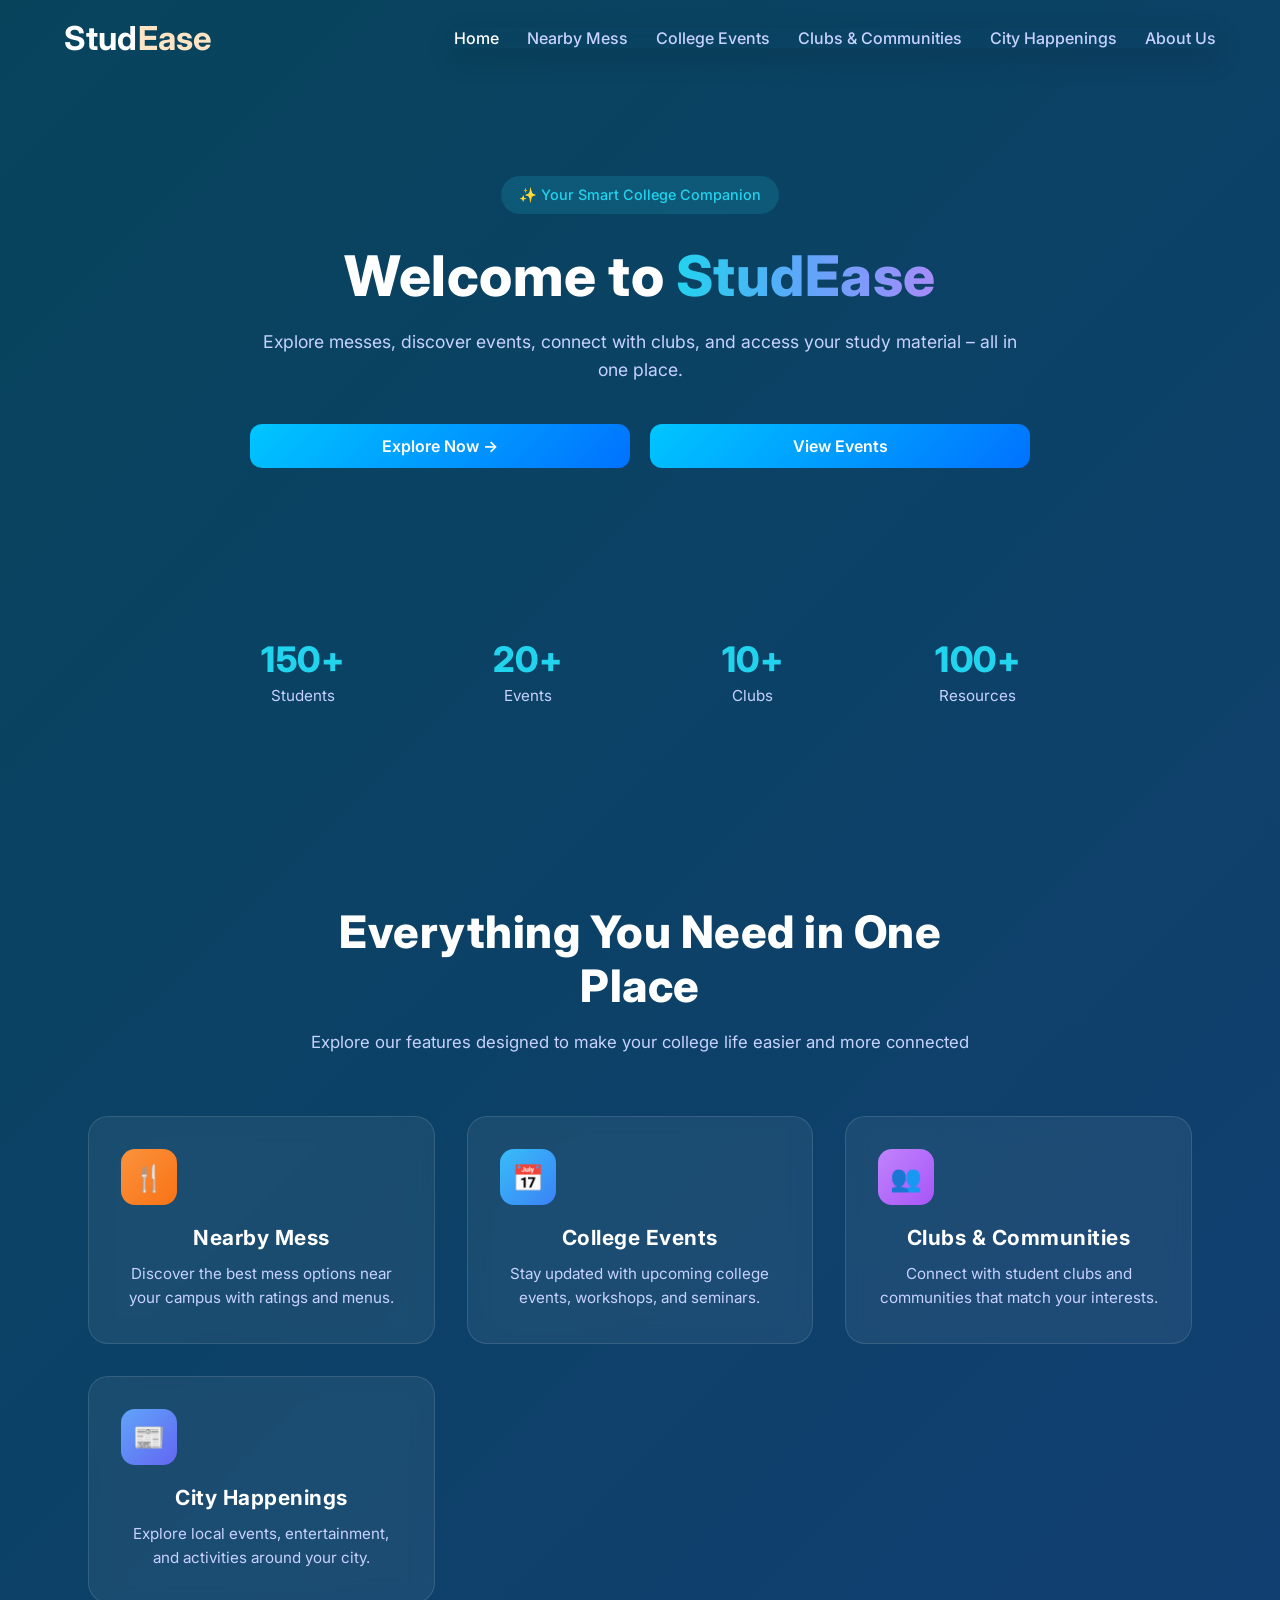
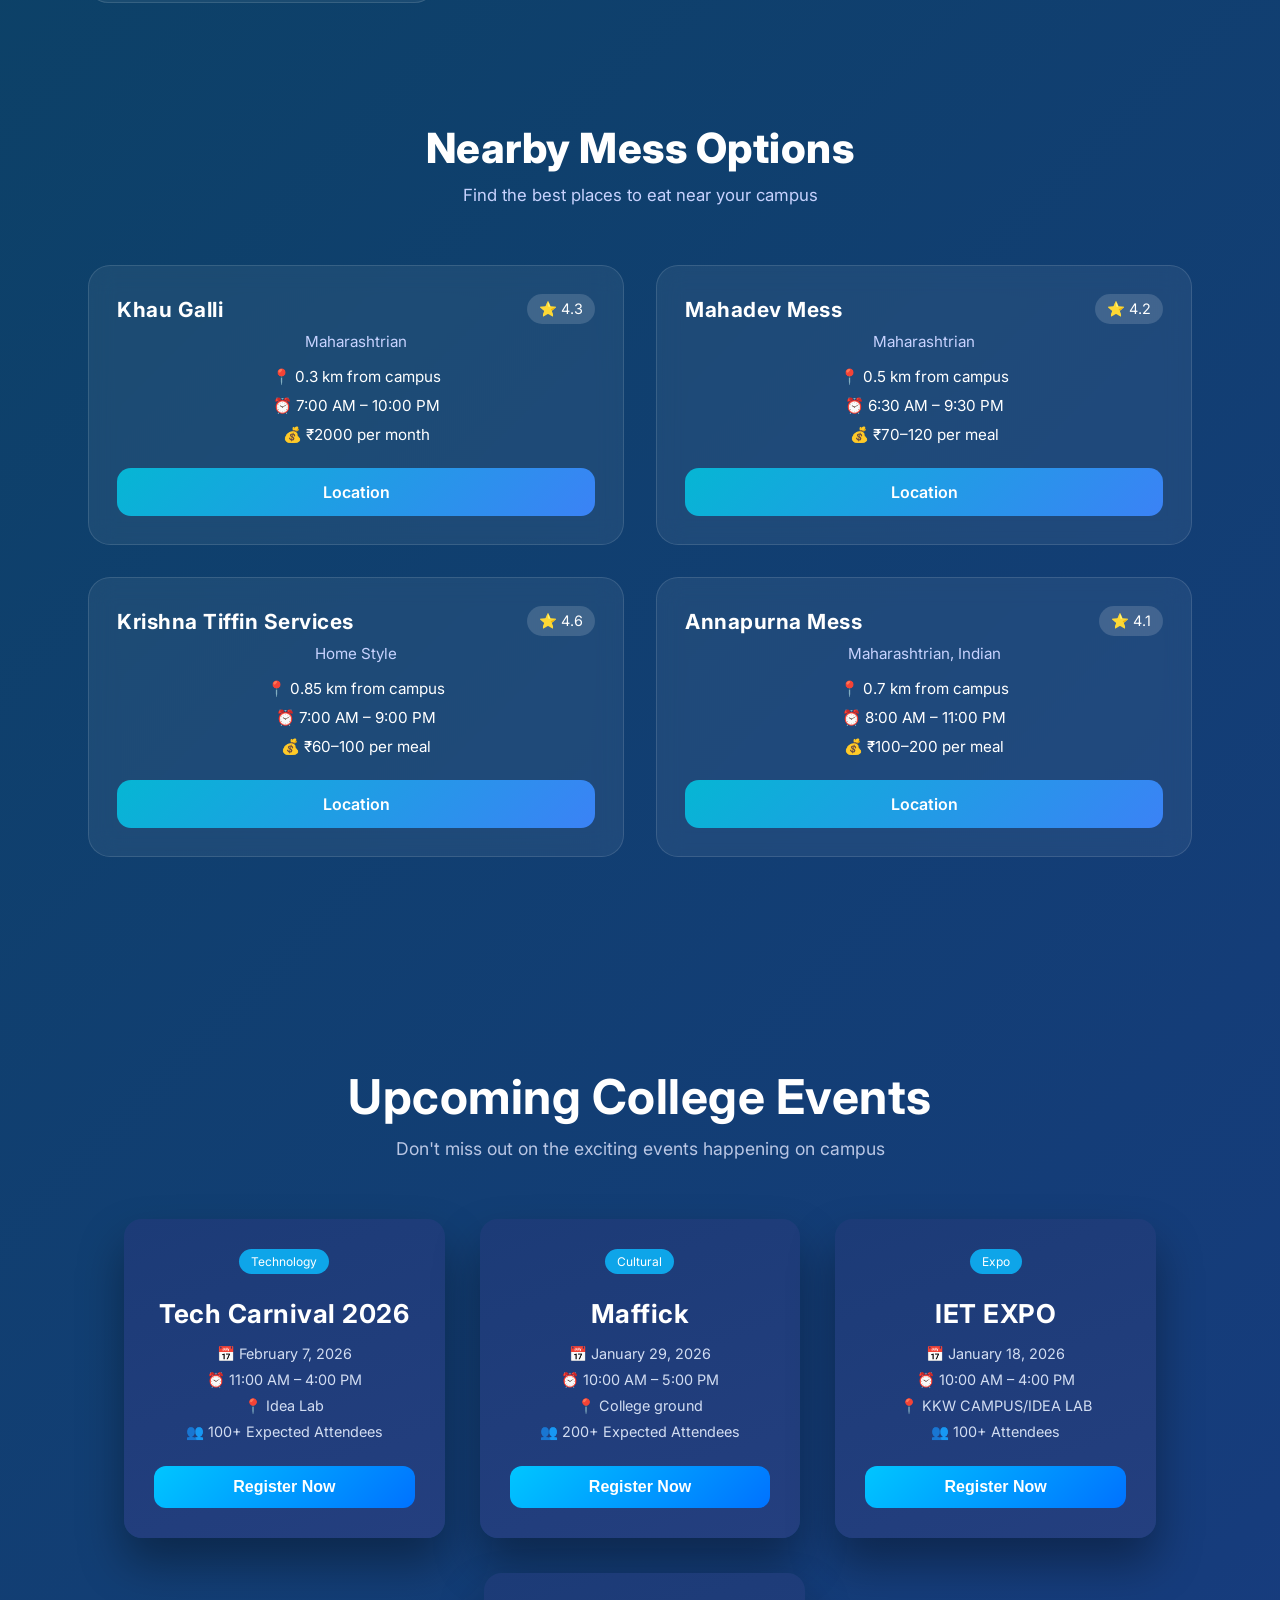
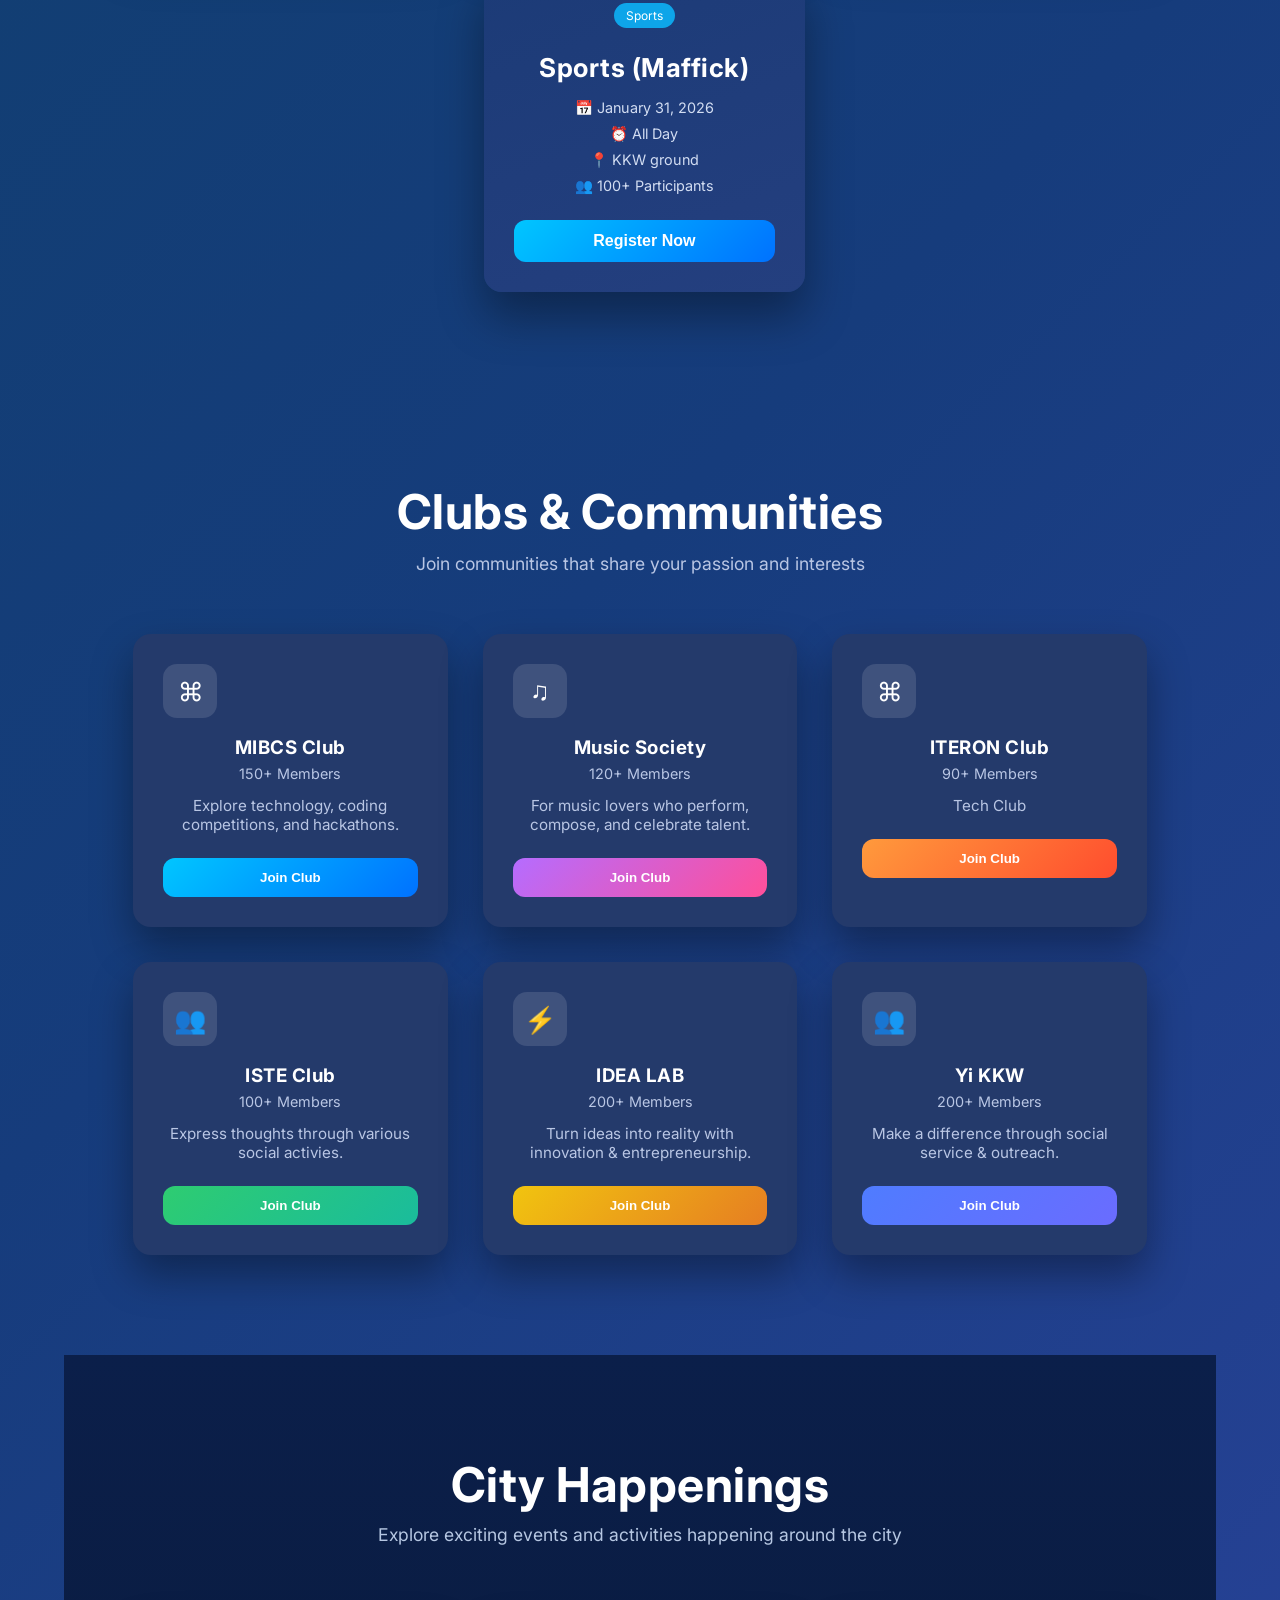
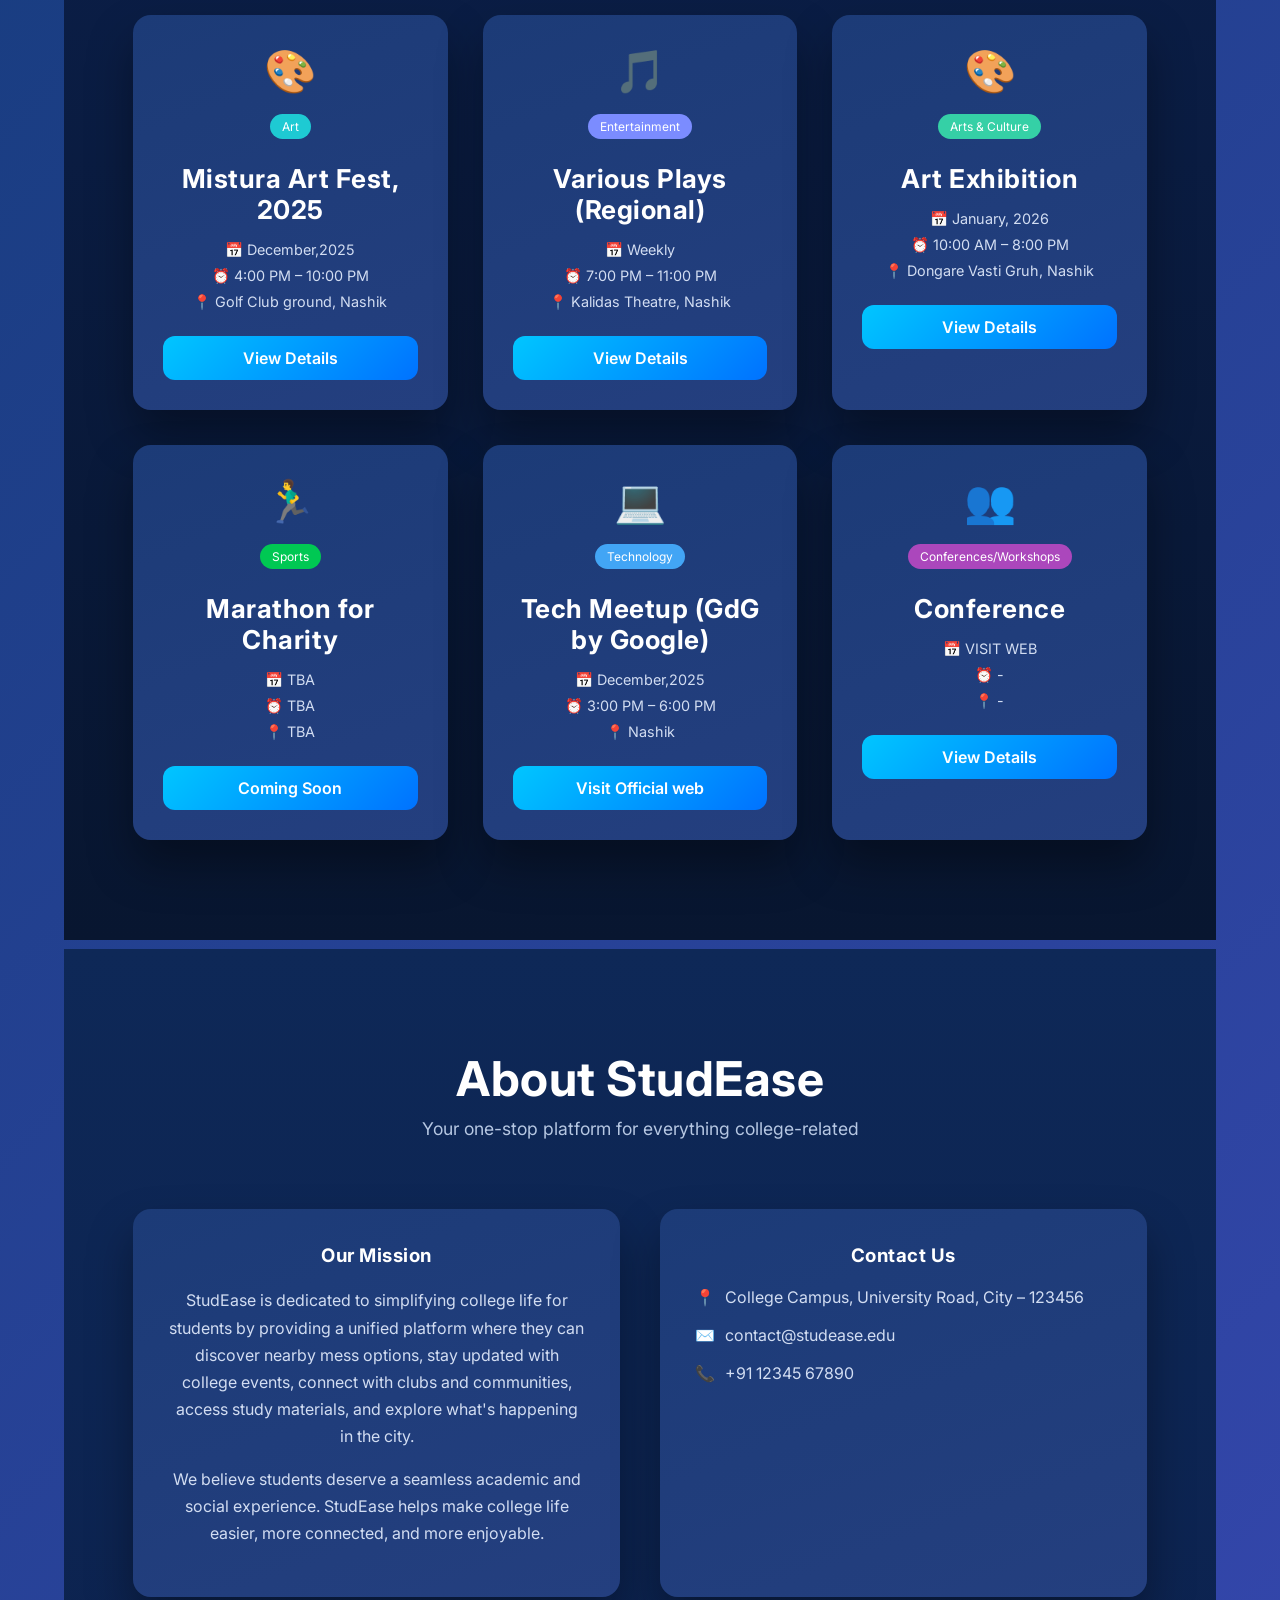
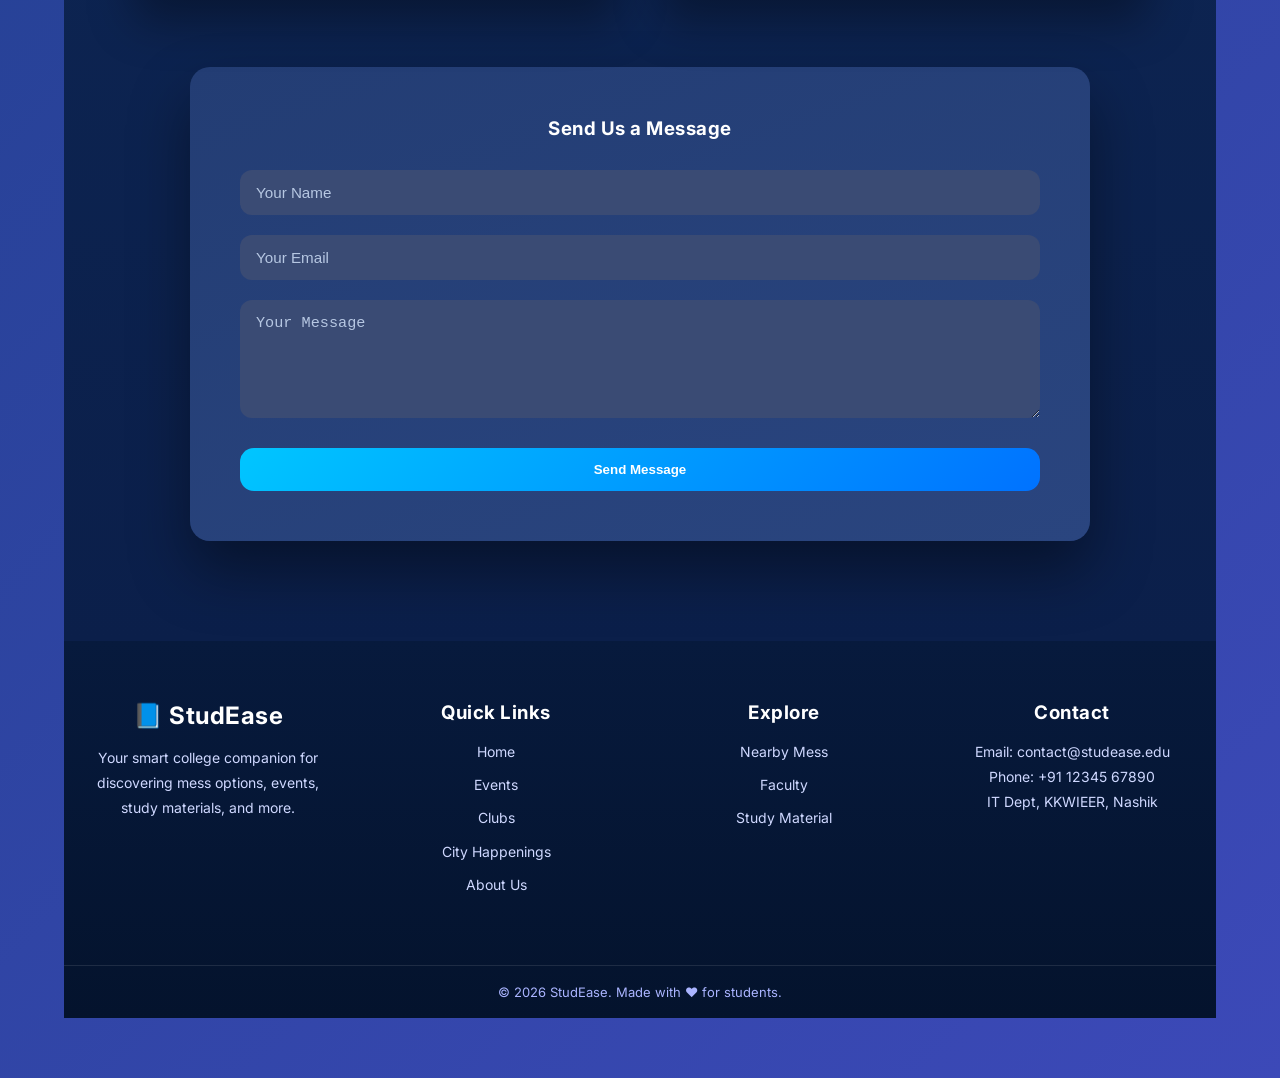
<file: StudEaseproj/index.html>
<!DOCTYPE html>
<html lang="en">
<head>
  <meta charset="UTF-8" />
  <meta name="viewport" content="width=device-width, initial-scale=1.0" />
  <title>StudEase | Home</title>

  <!-- Google Font (closest match to reference) -->
  <link rel="preconnect" href="https://fonts.googleapis.com">
  <link rel="preconnect" href="https://fonts.gstatic.com" crossorigin>
  <link href="https://fonts.googleapis.com/css2?family=Inter:wght@400;500;600;700;800&display=swap" rel="stylesheet">

  <link rel="stylesheet" href="cssse/style4se.css" />
</head>
<body>

  <!-- ================= HEADER / NAVBAR ================= -->
  <header class="navbar">
    <div class="nav-container">

      <!-- Logo -->
      <div class="logo">
        <span>Stud</span><span style="color: bisque;">Ease</span>
      </div>

      <!-- Navigation Links -->
      <nav class="nav-links">
        <a href="index.html" class="active">Home</a>
        <a href="mess.html">Nearby Mess</a>
        <a href="collegeeve.html">College Events</a>
        <a href="collegeclub.html">Clubs & Communities</a>
        <a href="cityhapp.html">City Happenings</a>
        <a href="aboutus.html">About Us</a>
      </nav>

    </div>
  </header>

  <!-- ================= HERO SECTION ================= -->
  <main class="hero">
    <div class="hero-content">

      <!-- Small Badge -->
      <div class="hero-badge">
        ✨ Your Smart College Companion
      </div>

      <!-- Main Heading -->
      <h1>
        Welcome to <span>StudEase</span>
      </h1>

      <!-- Subtitle -->
      <p class="hero-subtitle">
        Explore messes, discover events, connect with clubs, and access your
        study material – all in one place.
      </p>

      <!-- CTA Buttons -->
      <div class="hero-buttons">
        <a href="#" class="btn btn-primary">Explore Now →</a>
        <a href="cityhapp.html" class="btn btn-secondary">View Events</a>
      </div>

    </div>

    <!-- ================= STATS SECTION ================= -->
    <section class="stats">
      <div class="stat">
        <h3>150+</h3>
        <p>Students</p>
      </div>
      <div class="stat">
        <h3>20+</h3>
        <p>Events</p>
      </div>
      <div class="stat">
        <h3>10+</h3>
        <p>Clubs</p>
      </div>
      <div class="stat">
        <h3>100+</h3>
        <p>Resources</p>
      </div>
    </section>
    <!-- ================= FEATURES SECTION ================= -->
<section class="features">

  <div class="features-header">
    <h2>Everything You Need in One Place</h2>
    <p>
      Explore our features designed to make your college life easier
      and more connected
    </p>
  </div>

  <div class="features-grid">

    <!-- Nearby Mess -->
    <div class="feature-card">
      <div class="icon icon-mess">🍴</div>
      <h3>Nearby Mess</h3>
      <p>
        Discover the best mess options near your campus
        with ratings and menus.
      </p>
    </div>

    <!-- College Events -->
    <div class="feature-card">
      <div class="icon icon-events">📅</div>
      <h3>College Events</h3>
      <p>
        Stay updated with upcoming college events,
        workshops, and seminars.
      </p>
    </div>

    <!-- Clubs & Communities -->
    <div class="feature-card">
      <div class="icon icon-clubs">👥</div>
      <h3>Clubs & Communities</h3>
      <p>
        Connect with student clubs and communities
        that match your interests.
      </p>
    </div>

    <!-- City Happenings -->
    <div class="feature-card">
      <div class="icon icon-city">📰</div>
      <h3>City Happenings</h3>
      <p>
        Explore local events, entertainment,
        and activities around your city.
      </p>
    </div>
  
  </div>
</section>
    <!-- ================= MESS SECTION ================= -->
<section class="mess-section">

  <div class="mess-header">
    <h2>Nearby Mess Options</h2>
    <p>Find the best places to eat near your campus</p>
  </div>

  <div class="mess-grid">

    <!-- Mess Card 1 -->
    <div class="mess-card">
      <div class="mess-top">
        <h3>Khau Galli</h3>
        <span class="rating">⭐ 4.3</span>
      </div>
      <p class="mess-type">Maharashtrian</p>

      <ul class="mess-info">
        <li>📍 0.3 km from campus</li>
        <li>⏰ 7:00 AM – 10:00 PM</li>
        <li>💰 ₹2000 per month</li>
      </ul>

      <a href="https://maps.app.goo.gl/6h3LXEjUBDejTc3dA" target="_blank" class="mess-btn">Location</a>
    </div>

    <!-- Mess Card 2 -->
    <div class="mess-card">
      <div class="mess-top">
        <h3>Mahadev Mess</h3>
        <span class="rating">⭐ 4.2</span>
      </div>
      <p class="mess-type">Maharashtrian</p>

      <ul class="mess-info">
        <li>📍 0.5 km from campus</li>
        <li>⏰ 6:30 AM – 9:30 PM</li>
        <li>💰 ₹70–120 per meal</li>
      </ul>

      <a href="https://maps.app.goo.gl/24XSrd4afAZ3b62u7" class="mess-btn" target="_blank">Location</a>
    </div>

    <!-- Mess Card 3 -->
    <div class="mess-card">
      <div class="mess-top">
        <h3>Krishna Tiffin Services</h3>
        <span class="rating">⭐ 4.6</span>
      </div>
      <p class="mess-type">Home Style</p>

      <ul class="mess-info">
        <li>📍 0.85 km from campus</li>
        <li>⏰ 7:00 AM – 9:00 PM</li>
        <li>💰 ₹60–100 per meal</li>
      </ul>

      <a href="https://maps.app.goo.gl/u1dhkuadWNUfmjgY8" class="mess-btn" target="_blank">Location</a>
    </div>

    <!-- Mess Card 4 -->
    <div class="mess-card">
      <div class="mess-top">
        <h3>Annapurna Mess</h3>
        <span class="rating">⭐ 4.1</span>
      </div>
      <p class="mess-type">Maharashtrian, Indian</p>

      <ul class="mess-info">
        <li>📍 0.7 km from campus</li>
        <li>⏰ 8:00 AM – 11:00 PM</li>
        <li>💰 ₹100–200 per meal</li>
      </ul>

      <a href="https://maps.app.goo.gl/qrYJAr8MEGvDNh7p9" class="mess-btn" target="_blank">Location</a>
    </div>     
  </div>
</section>
     
   <section id="college-events" class="events-section">

  <div class="section-header">
    <h2>Upcoming College Events</h2>
    <p>Don't miss out on the exciting events happening on campus</p>
  </div>

  <div class="events-grid">

    <!-- EVENT CARD 1 -->
    <article class="event-card tech">
      <span class="tag">Technology</span>
      <h3>Tech Carnival 2026</h3>

      <ul class="event-info">
        <li>📅 February 7, 2026</li>
        <li>⏰ 11:00 AM – 4:00 PM</li>
        <li>📍 Idea Lab</li>
        <li>👥 100+ Expected Attendees</li>
      </ul>

      <button class="btn tech-btn">Register Now</button>
    </article>

    <!-- EVENT CARD 2 -->
    <article class="event-card cultural">
      <span class="tag">Cultural</span>
      <h3>Maffick</h3>

      <ul class="event-info">
        <li>📅 January 29, 2026</li>
        <li>⏰ 10:00 AM – 5:00 PM</li>
        <li>📍 College ground</li>
        <li>👥 200+ Expected Attendees</li>
      </ul>

      <button class="btn cultural-btn">Register Now</button>
    </article>

    <!-- EVENT CARD 3 -->
    <article class="event-card career">
      <span class="tag">Expo</span>
      <h3>IET EXPO</h3>

      <ul class="event-info">
        <li>📅 January 18, 2026</li>
        <li>⏰ 10:00 AM – 4:00 PM</li>
        <li>📍 KKW CAMPUS/IDEA LAB</li>
        <li>👥 100+ Attendees</li>
      </ul>

      <button class="btn career-btn">Register Now</button>
    </article>

    <!-- EVENT CARD 4 -->
    <article class="event-card sports">
      <span class="tag">Sports</span>
      <h3>Sports (Maffick)</h3>

      <ul class="event-info">
        <li>📅 January 31, 2026</li>
        <li>⏰ All Day</li>
        <li>📍 KKW ground</li>
        <li>👥 100+ Participants</li>
      </ul>

      <button class="btn sports-btn">Register Now</button>
    </article>

  </div>
</section>
<section id="clubs" class="clubs-section">
  <div class="section-header">
    <h2>Clubs & Communities</h2>
    <p>Join communities that share your passion and interests</p>
  </div>

  <div class="clubs-grid">

    <article class="club-card blue">
      <div class="club-icon">⌘</div>
      <h3>MIBCS Club</h3>
      <span class="members">150+ Members</span>
      <p>Explore technology, coding competitions, and hackathons.</p>
      <button>Join Club</button>
    </article>

    <article class="club-card pink">
      <div class="club-icon">♫</div>
      <h3>Music Society</h3>
      <span class="members">120+ Members</span>
      <p>For music lovers who perform, compose, and celebrate talent.</p>
      <button>Join Club</button>
    </article>

    <article class="club-card orange">
      <div class="club-icon">⌘</div>
      <h3>ITERON Club</h3>
      <span class="members">90+ Members</span>
      <p>Tech Club</p>
      <button>Join Club</button>
    </article>

    <article class="club-card green">
      <div class="club-icon">👥</div>
      <h3>ISTE Club</h3>
      <span class="members">100+ Members</span>
      <p>Express thoughts through various social activies.</p>
      <button>Join Club</button>
    </article>

    <article class="club-card yellow">
      <div class="club-icon">⚡</div>
      <h3>IDEA LAB </h3>
      <span class="members">200+ Members</span>
      <p>Turn ideas into reality with innovation & entrepreneurship.</p>
      <button>Join Club</button>
    </article>

    <article class="club-card purple">
      <div class="club-icon">👥</div>
      <h3>Yi KKW</h3>
      <span class="members">200+ Members</span>
      <p>Make a difference through social service & outreach.</p>
      <button>Join Club</button>
    </article>

  </div>
</section>

<!--City happenings-->

<section id="city-happenings" class="city-section">
  <div class="city-header">
    <h2>City Happenings</h2>
    <p>Explore exciting events and activities happening around the city</p>
  </div>

  <div class="city-grid">

    <article class="event-card">
      <div class="event-icon">🎨</div>
      <span class="tag food">Art</span>
      <h3>Mistura Art Fest, 2025</h3>
      <ul>
        <li>📅 December,2025</li>
        <li>⏰ 4:00 PM – 10:00 PM</li>
        <li>📍 Golf Club ground, Nashik</li>
      </ul>
      <a href="https://in.bookmyshow.com/explore/home/nashik" class="btn" target="_blank">View Details</a>
    </article>

    <article class="event-card">
      <div class="event-icon">🎵</div>
      <span class="tag entertainment">Entertainment</span>
      <h3>Various Plays (Regional)</h3>
      <ul>
        <li>📅 Weekly</li>
        <li>⏰ 7:00 PM – 11:00 PM</li>
        <li>📍 Kalidas Theatre, Nashik</li>
      </ul>
      <a href="https://in.bookmyshow.com/explore/home/nashik" class="btn" target="_blank">View Details</a>
    </article>

    <article class="event-card">
      <div class="event-icon">🎨</div>
      <span class="tag arts">Arts & Culture</span>
      <h3>Art Exhibition</h3>
      <ul>
        <li>📅 January, 2026</li>
        <li>⏰ 10:00 AM – 8:00 PM</li>
        <li>📍 Dongare Vasti Gruh, Nashik</li>
      </ul>
      <a href="https://in.bookmyshow.com/explore/home/nashik" class="btn" target="_blank">View Details</a>
    </article>

    <article class="event-card">
      <div class="event-icon">🏃‍♂️</div>
      <span class="tag sportss">Sports</span>
      <h3>Marathon for Charity</h3>
      <ul>
        <li>📅 TBA</li>
        <li>⏰ TBA</li>
        <li>📍 TBA</li>
      </ul>
      <a href="#" class="btn">Coming Soon</a>
    </article>

    <article class="event-card">
      <div class="event-icon">💻</div>
      <span class="tag techh">Technology</span>
      <h3>Tech Meetup (GdG by Google)</h3>
      <ul>
        <li>📅 December,2025</li>
        <li>⏰ 3:00 PM – 6:00 PM</li>
        <li>📍 Nashik</li>
      </ul>
      <a href="#" class="btn">Visit Official web</a>
    </article>

    <article class="event-card">
      <div class="event-icon">👥</div>
      <span class="tag literature">Conferences/Workshops</span>
      <h3>Conference</h3>
      <ul>
        <li>📅 VISIT WEB</li>
        <li>⏰ -</li>
        <li>📍 -</li>
      </ul>
      <a href="https://in.bookmyshow.com/explore/workshops-nashik?referrerBase=" class="btn" target="_blank">View Details</a>
    </article>

  </div>
</section>

<section id="about" class="about-section">

  <div class="about-header">
    <h2>About StudEase</h2>
    <p>Your one-stop platform for everything college-related</p>
  </div>

  <div class="about-top">

    <div class="about-card">
      <h3>Our Mission</h3>
      <p>
        StudEase is dedicated to simplifying college life for students by
        providing a unified platform where they can discover nearby mess
        options, stay updated with college events, connect with clubs and
        communities, access study materials, and explore what's happening
        in the city.
      </p>

      <p>
        We believe students deserve a seamless academic and social
        experience. StudEase helps make college life easier, more connected,
        and more enjoyable.
      </p>
    </div>

    <div class="about-card">
      <h3>Contact Us</h3>

      <div class="contact-item">
        📍 <span>College Campus, University Road, City – 123456</span>
      </div>

      <div class="contact-item">
        ✉️ <span>contact@studease.edu</span>
      </div>

      <div class="contact-item">
        📞 <span>+91 12345 67890</span>
      </div>
    </div>

  </div>

  <div class="contact-form">
    <h3>Send Us a Message</h3>

    <form>
      <input type="text" placeholder="Your Name" required>
      <input type="email" placeholder="Your Email" required>
      <textarea rows="5" placeholder="Your Message"></textarea>
      <button type="submit">Send Message</button>
    </form>
  </div>

</section>
<!-- 
<footer class="footer">
  <div class="footer-container">

    <div class="footer-section">
      <h3>My College</h3>
      <p>
        Autonomous Institute<br>
        City, State – 4110XX
      </p>
    </div>

    <div class="footer-section">
      <h3>Quick Links</h3>
      <ul>
        <li><a href="index.html">Home</a></li>
        <li><a href="events.html">Events</a></li>
        <li><a href="#">Departments</a></li>
        <li><a href="#">Contact</a></li>
      </ul>
    </div>

    <div class="footer-section">
      <h3>Contact</h3>
      <p>Email: info@mycollege.edu</p>
      <p>Phone: +91 98765 43210</p>
    </div>

  </div>

  <div class="footer-bottom">
    © 2026 My College. All Rights Reserved.
  </div>
</footer>
-->


<footer class="footer">
  <div class="footer-container">

    <div class="footer-brand">
      <h2>📘 StudEase</h2>
      <p>
        Your smart college companion for discovering mess options,
        events, study materials, and more.
      </p>
    </div>

    <div class="footer-links">
      <h3>Quick Links</h3>
      <a href="#">Home</a>
      <a href="#">Events</a>
      <a href="#">Clubs</a>
      <a href="#">City Happenings</a>
      <a href="#">About Us</a>
    </div>

    <div class="footer-links">
      <h3>Explore</h3>
      <a href="#">Nearby Mess</a>
      <a href="#">Faculty</a>
      <a href="#">Study Material</a>
    </div>

    <div class="footer-contact">
      <h3>Contact</h3>
      <p>Email: contact@studease.edu</p>
      <p>Phone: +91 12345 67890</p>
      <p>IT Dept, KKWIEER, Nashik</p>
    </div>

  </div>

  <div class="footer-bottom">
    © 2026 StudEase. Made with ❤️ for students.
  </div>
</footer>




  </main>

</body>
</html>
</file>
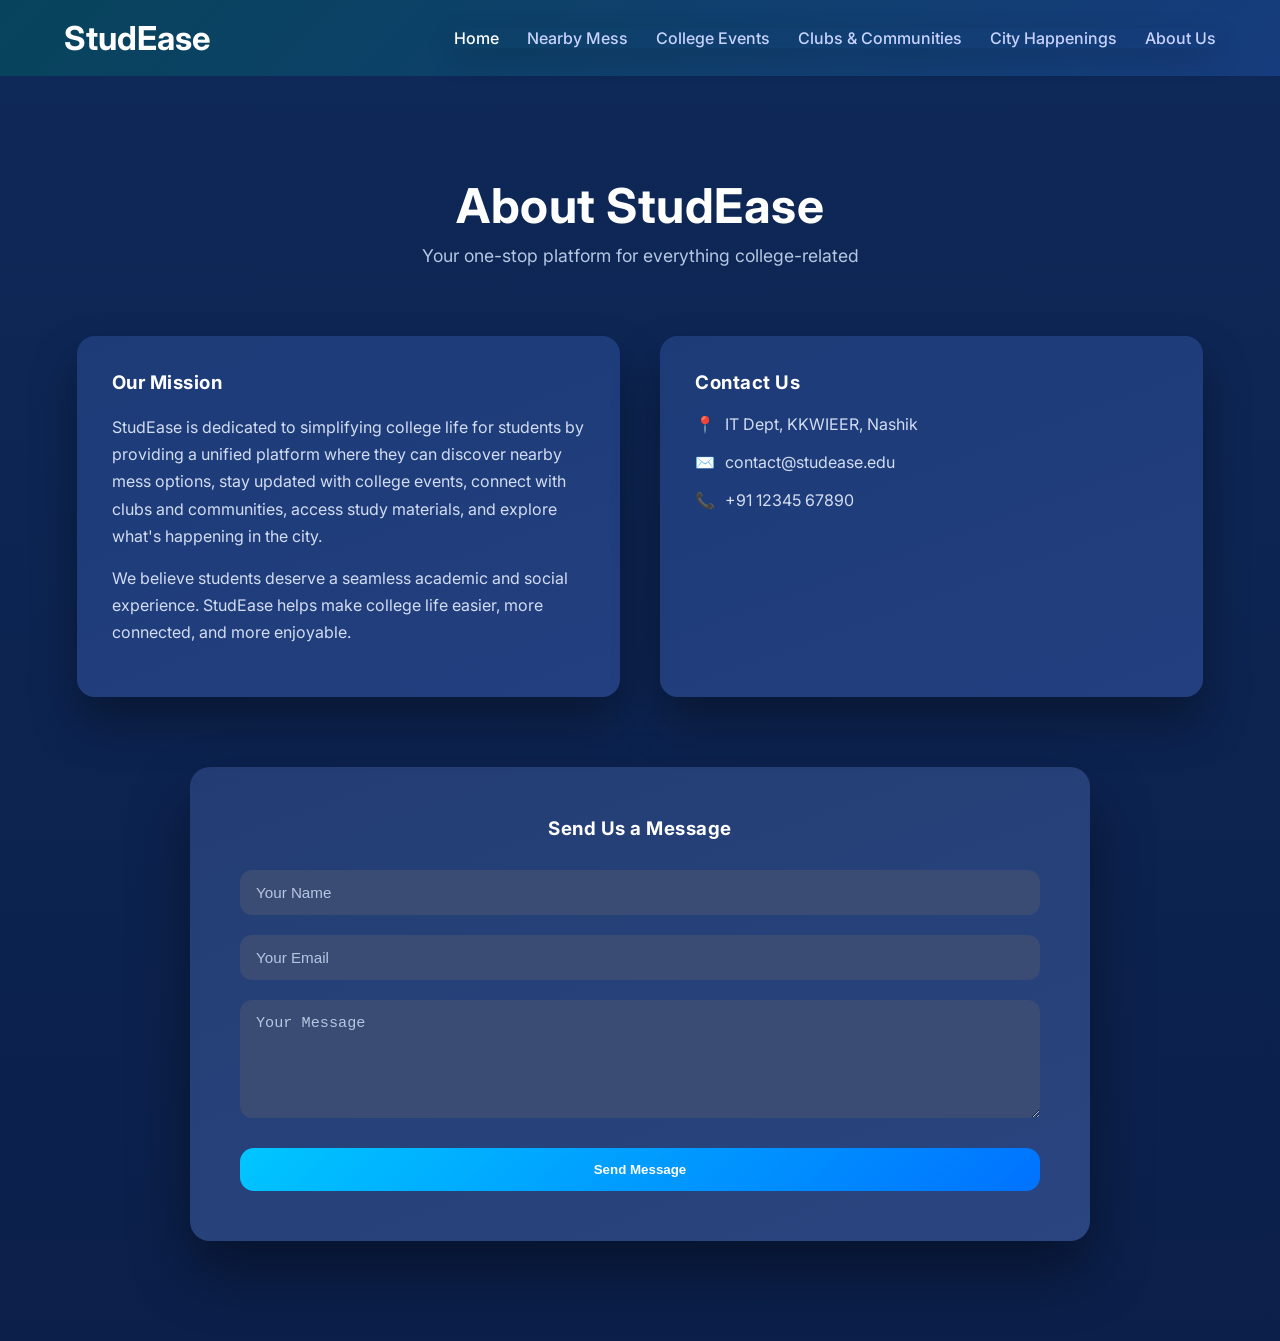
<file: StudEaseproj/aboutus.html>
<!DOCTYPE html>
<html lang="en">
<head>
  <meta charset="UTF-8" />
  <meta name="viewport" content="width=device-width, initial-scale=1.0" />
  <title>StudEase | Home</title>

  <!-- Google Font (closest match to reference) -->
  <link rel="preconnect" href="https://fonts.googleapis.com">
  <link rel="preconnect" href="https://fonts.gstatic.com" crossorigin>
  <link href="https://fonts.googleapis.com/css2?family=Inter:wght@400;500;600;700;800&display=swap" rel="stylesheet">

  <link rel="stylesheet" href="cssse/style4se.css" />
</head>
<body>

  <!-- ================= HEADER / NAVBAR ================= -->
  <header class="navbar">
    <div class="nav-container">

      <!-- Logo -->
      <div class="logo">
        <span>StudEase</span>
      </div>

      <!-- Navigation Links -->
      <nav class="nav-links">
        <a href="index.html" class="active">Home</a>
        <a href="mess.html">Nearby Mess</a>
        <a href="collegeeve.html">College Events</a>
        <a href="collegeclub.html">Clubs & Communities</a>
        <a href="cityhapp.html">City Happenings</a>
        <a href="aboutus.html">About Us</a>
      </nav>

    </div>
  </header>

  <section id="about" class="about-section">

  <div class="about-header">
    <h2>About StudEase</h2>
    <p>Your one-stop platform for everything college-related</p>
  </div>

  <div class="about-top">

    <div class="about-card">
      <h3>Our Mission</h3>
      <p>
        StudEase is dedicated to simplifying college life for students by
        providing a unified platform where they can discover nearby mess
        options, stay updated with college events, connect with clubs and
        communities, access study materials, and explore what's happening
        in the city.
      </p>

      <p>
        We believe students deserve a seamless academic and social
        experience. StudEase helps make college life easier, more connected,
        and more enjoyable.
      </p>
    </div>

    <div class="about-card">
      <h3>Contact Us</h3>

      <div class="contact-item">
        📍 <span>IT Dept, KKWIEER, Nashik</span>
      </div>

      <div class="contact-item">
        ✉️ <span>contact@studease.edu</span>
      </div>

      <div class="contact-item">
        📞 <span>+91 12345 67890</span>
      </div>
    </div>

  </div>

  <div class="contact-form">
    <h3>Send Us a Message</h3>

    <form>
      <input type="text" placeholder="Your Name" required>
      <input type="email" placeholder="Your Email" required>
      <textarea rows="5" placeholder="Your Message"></textarea>
      <button type="submit">Send Message</button>
    </form>
  </div>

</section>
</file>
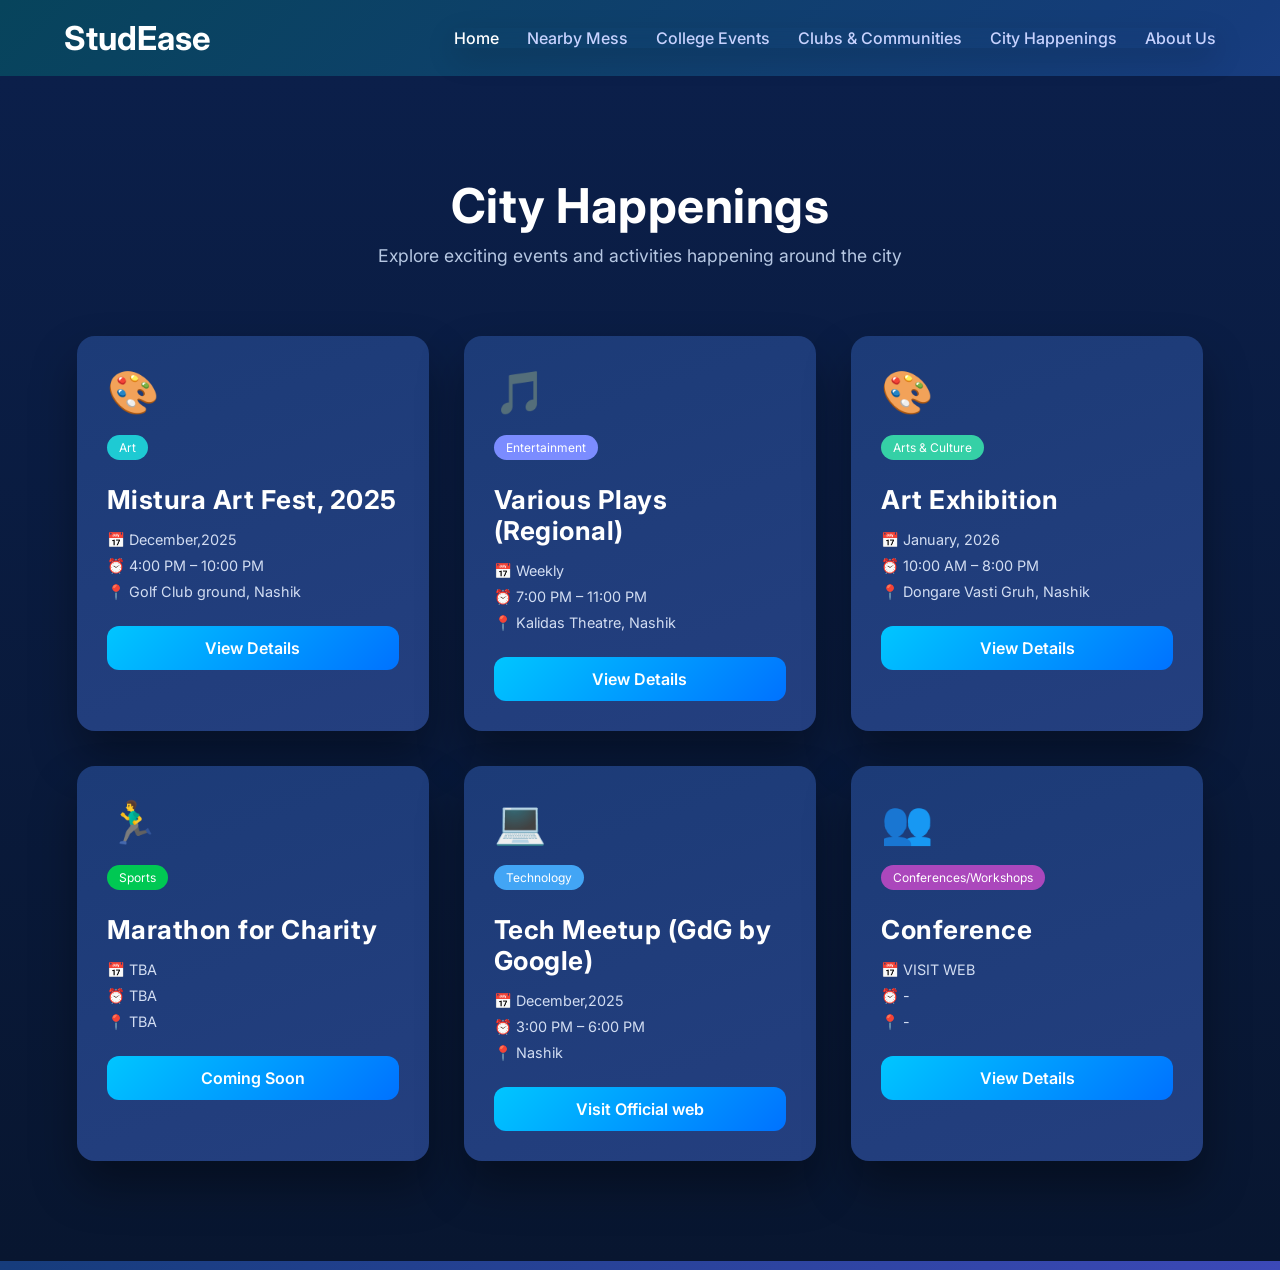
<file: StudEaseproj/cityhapp.html>
<!DOCTYPE html>
<html lang="en">
<head>
  <meta charset="UTF-8" />
  <meta name="viewport" content="width=device-width, initial-scale=1.0" />
  <title>StudEase | Home</title>

  <!-- Google Font (closest match to reference) -->
  <link rel="preconnect" href="https://fonts.googleapis.com">
  <link rel="preconnect" href="https://fonts.gstatic.com" crossorigin>
  <link href="https://fonts.googleapis.com/css2?family=Inter:wght@400;500;600;700;800&display=swap" rel="stylesheet">

  <link rel="stylesheet" href="cssse/style4se.css" />
</head>
<body>

  <!-- ================= HEADER / NAVBAR ================= -->
  <header class="navbar">
    <div class="nav-container">

      <!-- Logo -->
      <div class="logo">
        <span>StudEase</span>
      </div>

      <!-- Navigation Links -->
     <nav class="nav-links">
        <a href="index.html" class="active">Home</a>
        <a href="mess.html">Nearby Mess</a>
        <a href="collegeeve.html">College Events</a>
        <a href="collegeclub.html">Clubs & Communities</a>
        <a href="cityhapp.html">City Happenings</a>
        <a href="aboutus.html">About Us</a>
      </nav>

    </div>
  </header>

<section id="city-happenings" class="city-section">
  <div class="city-header">
    <h2>City Happenings</h2>
    <p>Explore exciting events and activities happening around the city</p>
  </div>

  <div class="city-grid">

    <article class="event-card">
      <div class="event-icon">🎨</div>
      <span class="tag food">Art</span>
      <h3>Mistura Art Fest, 2025</h3>
      <ul>
        <li>📅 December,2025</li>
        <li>⏰ 4:00 PM – 10:00 PM</li>
        <li>📍 Golf Club ground, Nashik</li>
      </ul>
      <a href="https://in.bookmyshow.com/explore/home/nashik" class="btn" target="_blank">View Details</a>
    </article>

    <article class="event-card">
      <div class="event-icon">🎵</div>
      <span class="tag entertainment">Entertainment</span>
      <h3>Various Plays (Regional)</h3>
      <ul>
        <li>📅 Weekly</li>
        <li>⏰ 7:00 PM – 11:00 PM</li>
        <li>📍 Kalidas Theatre, Nashik</li>
      </ul>
      <a href="https://in.bookmyshow.com/explore/home/nashik" class="btn" target="_blank">View Details</a>
    </article>

    <article class="event-card">
      <div class="event-icon">🎨</div>
      <span class="tag arts">Arts & Culture</span>
      <h3>Art Exhibition</h3>
      <ul>
        <li>📅 January, 2026</li>
        <li>⏰ 10:00 AM – 8:00 PM</li>
        <li>📍 Dongare Vasti Gruh, Nashik</li>
      </ul>
      <a href="https://in.bookmyshow.com/explore/home/nashik" class="btn" target="_blank">View Details</a>
    </article>

    <article class="event-card">
      <div class="event-icon">🏃‍♂️</div>
      <span class="tag sportss">Sports</span>
      <h3>Marathon for Charity</h3>
      <ul>
        <li>📅 TBA</li>
        <li>⏰ TBA</li>
        <li>📍 TBA</li>
      </ul>
      <a href="#" class="btn">Coming Soon</a>
    </article>

    <article class="event-card">
      <div class="event-icon">💻</div>
      <span class="tag techh">Technology</span>
      <h3>Tech Meetup (GdG by Google)</h3>
      <ul>
        <li>📅 December,2025</li>
        <li>⏰ 3:00 PM – 6:00 PM</li>
        <li>📍 Nashik</li>
      </ul>
      <a href="#" class="btn">Visit Official web</a>
    </article>

    <article class="event-card">
      <div class="event-icon">👥</div>
      <span class="tag literature">Conferences/Workshops</span>
      <h3>Conference</h3>
      <ul>
        <li>📅 VISIT WEB</li>
        <li>⏰ -</li>
        <li>📍 -</li>
      </ul>
      <a href="https://in.bookmyshow.com/explore/workshops-nashik?referrerBase=" class="btn" target="_blank">View Details</a>
    </article>

  </div>
</section>
</file>
<file: StudEaseproj/cssse/style4se.css>
/* ================= ROOT VARIABLES ================= */
:root {
  --font-main: 'Inter', sans-serif;

  --color-bg-start: #07445c;
  --color-bg-mid: #163c7c;
  --color-bg-end: #3c49b8;

  --color-accent: #22d3ee;
  --color-accent-soft: #38bdf8;

  --color-text-main: #ffffff;
  --color-text-muted: #c7d2fe;

  --btn-primary-start: #06b6d4;
  --btn-primary-end: #3b82f6;
}

html, body {
  margin: 0;
  padding: 0;
  width: 100%;
  overflow-x: hidden;
}





/* ================= RESET ================= */
* {
  margin: 0;
  padding: 0;
  box-sizing: border-box;
}

body {
  font-family: var(--font-main);
  color: var(--color-text-main);
  background: linear-gradient(
    135deg,
    var(--color-bg-start),
    var(--color-bg-mid),
    var(--color-bg-end)
  );
  min-height: 100vh;
}

/* ================= NAVBAR ================= */
.navbar {
  width: 100%;
  padding: 18px 0;
}

.nav-container {
  max-width: 1200px;
  margin: 0 auto;
  padding: 0 24px;

  display: flex;
  align-items: center;
  justify-content: space-between;
}

.logo {
  display: flex;
  align-items: center;
  gap: 1px;

  font-size: 33px;
  font-weight: 700;
}

.logo img {
  border-radius: 6px;
}

.nav-links {
  display: flex;
  gap: 28px;
}

.nav-links a {
  text-decoration: none;
  font-weight: 500;
  color: var(--color-text-muted);
  transition: color 0.2s ease;
}

.nav-links a:hover,
.nav-links a.active {
  color: var(--color-text-main);
}

/* ================= HERO ================= */
.hero {
  max-width: 1200px;
  margin: 0 auto;
  padding: 100px 24px 60px;
  text-align: center;
}

.hero-content {
  max-width: 780px;
  margin: 0 auto;
}

/* Badge */
.hero-badge {
  display: inline-block;
  padding: 10px 18px;
  border-radius: 999px;
  font-size: 0.9rem;
  font-weight: 500;
  color: var(--color-accent);
  background: rgba(34, 211, 238, 0.15);
  margin-bottom: 28px;
}

/* Heading */
.hero h1 {
  font-size: clamp(2.4rem, 5vw, 3.5rem);
  font-weight: 800;
  margin-bottom: 18px;
}

.hero h1 span {
  background: linear-gradient(
    90deg,
    #22d3ee,
    #60a5fa,
    #a78bfa
  );
  -webkit-background-clip: text;
  -webkit-text-fill-color: transparent;
}

/* Subtitle */
.hero-subtitle {
  font-size: 1.1rem;
  line-height: 1.6;
  color: var(--color-text-muted);
  margin-bottom: 40px;
}

/* Buttons */
.hero-buttons {
  display: flex;
  justify-content: center;
  gap: 20px;
  margin-bottom: 90px;
}

.btn {
  padding: 14px 28px;
  border-radius: 14px;
  font-weight: 600;
  text-decoration: none;
  font-size: 1rem;
  transition: all 0.25s ease;
}

/* Primary Button */
.btn-primary {
  background: linear-gradient(
    135deg,
    var(--btn-primary-start),
    var(--btn-primary-end)
  );
  color: #fff;
}

.btn-primary:hover {
  transform: translateY(-2px);
  box-shadow: 0 10px 25px rgba(59, 130, 246, 0.35);
}

/* Secondary Button */
.btn-secondary {
  border: 1px solid rgba(255, 255, 255, 0.25);
  color: #fff;
  background: rgba(255, 255, 255, 0.08);
}

.btn-secondary:hover {
  background: rgba(255, 255, 255, 0.15);
}

/* ================= STATS ================= */
.stats {
  display: grid;
  grid-template-columns: repeat(4, 1fr);
  gap: 40px;
  max-width: 900px;
  margin: 0 auto;
}

.stat h3 {
  font-size: 2.2rem;
  font-weight: 800;
  color: var(--color-accent);
}

.stat p {
  font-size: 0.95rem;
  color: var(--color-text-muted);
  margin-top: 6px;
}

/* ================= RESPONSIVE ================= */
@media (max-width: 900px) {
  .nav-links {
    display: none; /* simple mobile cut; can add menu later */
  }

  .stats {
    grid-template-columns: repeat(2, 1fr);
    gap: 32px;
  }
}

@media (max-width: 480px) {
  .hero {
    padding-top: 80px;
  }

  .hero-buttons {
    flex-direction: column;
  }

  .stats {
    grid-template-columns: 1fr;
  }
}

/* ================= FEATURES SECTION ================= */
.features {
  max-width: 1200px;
  margin: 120px auto;
  padding: 0 24px;
}

.features-header {
  text-align: center;
  max-width: 700px;
  margin: 0 auto 60px;
}

.features-header h2 {
  font-size: clamp(2rem, 4vw, 2.8rem);
  font-weight: 800;
  margin-bottom: 16px;
}

.features-header p {
  color: var(--color-text-muted);
  font-size: 1.05rem;
  line-height: 1.6;
}

/* Grid */
.features-grid {
  display: grid;
  grid-template-columns: repeat(3, 1fr);
  gap: 32px;
}

/* Card */
.feature-card {
  background: rgba(255, 255, 255, 0.06);
  border: 1px solid rgba(255, 255, 255, 0.12);
  border-radius: 20px;
  padding: 32px;

  backdrop-filter: blur(10px);
  transition: transform 0.25s ease, box-shadow 0.25s ease;
}

.feature-card:hover {
  transform: translateY(-6px);
  box-shadow: 0 20px 40px rgba(0, 0, 0, 0.25);
}

/* Icon */
.feature-card .icon {
  width: 56px;
  height: 56px;
  border-radius: 14px;
  display: flex;
  align-items: center;
  justify-content: center;
  font-size: 1.6rem;
  margin-bottom: 20px;
}

/* Icon colors */
.icon-mess {
  background: linear-gradient(135deg, #fb923c, #f97316);
}

.icon-events {
  background: linear-gradient(135deg, #38bdf8, #3b82f6);
}

.icon-clubs {
  background: linear-gradient(135deg, #c084fc, #a855f7);
}

.icon-city {
  background: linear-gradient(135deg, #60a5fa, #6366f1);
}

/* Card Text */
.feature-card h3 {
  font-size: 1.3rem;
  font-weight: 700;
  margin-bottom: 12px;
}

.feature-card p {
  color: var(--color-text-muted);
  line-height: 1.6;
  font-size: 0.95rem;
}

/* ================= RESPONSIVE ================= */
@media (max-width: 900px) {
  .features-grid {
    grid-template-columns: repeat(2, 1fr);
  }
}

@media (max-width: 500px) {
  .features-grid {
    grid-template-columns: 1fr;
  }
}


/* ================= MESS SECTION ================= */
.mess-section {
  max-width: 1200px;
  margin: 120px auto;
  padding: 0 24px;
}

.mess-header {
  text-align: center;
  margin-bottom: 60px;
}

.mess-header h2 {
  font-size: clamp(2rem, 4vw, 2.6rem);
  font-weight: 800;
  margin-bottom: 12px;
}

.mess-header p {
  color: var(--color-text-muted);
  font-size: 1.05rem;
}

/* Grid */
.mess-grid {
  display: grid;
  grid-template-columns: repeat(2, 1fr);
  gap: 32px;
}

/* Card */
.mess-card {
  background: rgba(255, 255, 255, 0.06);
  border: 1px solid rgba(255, 255, 255, 0.12);
  border-radius: 22px;
  padding: 28px;
  backdrop-filter: blur(12px);
}

/* Card Top */
.mess-top {
  display: flex;
  justify-content: space-between;
  align-items: center;
}

.mess-top h3 {
  font-size: 1.3rem;
  font-weight: 700;
}

.rating {
  background: rgba(255, 255, 255, 0.15);
  padding: 6px 12px;
  border-radius: 999px;
  font-size: 0.9rem;
}

/* Type */
.mess-type {
  color: var(--color-text-muted);
  margin: 8px 0 16px;
  font-size: 0.95rem;
}

/* Info List */
.mess-info {
  list-style: none;
  margin-bottom: 24px;
}

.mess-info li {
  margin-bottom: 10px;
  font-size: 0.95rem;
}

/* Button */
.mess-btn {
  display: block;
  text-align: center;
  padding: 14px;
  border-radius: 14px;
  font-weight: 600;
  text-decoration: none;
  color: #fff;
  background: linear-gradient(135deg, #06b6d4, #3b82f6);
}

.mess-btn:hover {
  opacity: 0.9;
}

/* Responsive */
@media (max-width: 900px) {
  .mess-grid {
    grid-template-columns: 1fr;
  }
}

html {
  scroll-behavior: smooth;
}

/* ================= EVENTS SECTION ================= */
.events-section {
  padding: 90px 60px;
}

.section-header {
  text-align: center;
  margin-bottom: 60px;
}

.section-header h2 {
  font-size: 42px;
}

.section-header p {
  color: var(--text-muted);
  margin-top: 10px;
}

/* ================= EVENTS GRID ================= */
.events-grid {
  display: grid;
  grid-template-columns: repeat(auto-fit, minmax(320px, 1fr));
  gap: 35px;
}

/* ================= EVENT CARD ================= */
.event-card {
  transition: transform 0.3s ease;
}

.event-card {
  background: var(--bg-card);
  padding: 35px;
  border-radius: 18px;
  position: relative;
  box-shadow: 0 25px 60px rgba(0,0,0,0.35);
}

.event-card::before {
  content: "";
  position: absolute;
  top: 0;
  left: 0;
  height: 6px;
  width: 100%;
  border-radius: 18px 18px 0 0;
}

.event-card.tech::before { background: var(--tech); }
.event-card.cultural::before { background: var(--cultural); }
.event-card.career::before { background: var(--career); }
.event-card.sports::before { background: var(--sports); }

.tag {
  display: inline-block;
  padding: 6px 14px;
  border-radius: 20px;
  background: #0ea5e9;
  font-size: 13px;
  margin-bottom: 15px;
}

.event-card h3 {
  font-size: 26px;
  margin-bottom: 20px;
}

/* ================= EVENT INFO ================= */
.event-info {
  list-style: none;
  margin-bottom: 30px;
}

.event-info li {
  margin-bottom: 10px;
  color: var(--text-muted);
}

.event-card.sports {
  transform: translateX(360px);
}




/* ================= BUTTONS ================= */
.btn {
  width: 100%;
  padding: 14px;
  border-radius: 12px;
  border: none;
  color: white;
  font-size: 16px;
  cursor: pointer;
}

.tech-btn { background: var(--tech); }
.cultural-btn { background: var(--cultural); }
.career-btn { background: var(--career); }
.sports-btn { background: var(--sports); }

.btn:hover {
  opacity: 0.9;
}

/* ================= RESPONSIVE ================= */
@media (max-width: 768px) {
  .navbar {
    flex-direction: column;
    gap: 15px;
  }

  .events-section {
    padding: 60px 20px;
  }
}




:root {
  --bg-main: #0b1630;
  --card-bg: #243a6b;
  --text-main: #ffffff;
  --text-muted: #b9c6e4;
  --radius: 18px;
}

/* ===== CLUBS SECTION ===== */
.clubs-section {
  padding: 100px 6%;
  background: radial-gradient(circle at top right, #1f3c88);
  color: var(--text-main);
}

.section-header {
  text-align: center;
  margin-bottom: 60px;
}

.section-header h2 {
  font-size: 3rem;
  margin-bottom: 12px;
}

.section-header p {
  color: var(--text-muted);
  font-size: 1.1rem;
}

/* ===== GRID ===== */
.clubs-grid {
  display: grid;
  grid-template-columns: repeat(auto-fit, minmax(280px, 1fr));
  gap: 35px;
}

/* ===== CARD ===== */
.club-card {
  background: var(--card-bg);
  padding: 30px;
  border-radius: var(--radius);
  box-shadow: 0 20px 40px rgba(0,0,0,0.35);
  transition: transform 0.3s ease, box-shadow 0.3s ease;
}

.club-card:hover {
  transform: translateY(-8px);
  box-shadow: 0 30px 60px rgba(0,0,0,0.45);
}

.club-icon {
  width: 54px;
  height: 54px;
  display: grid;
  place-items: center;
  font-size: 26px;
  border-radius: 14px;
  margin-bottom: 18px;
  background: rgba(255,255,255,0.12);
}

.club-card h3 {
  margin-bottom: 6px;
}

.members {
  display: block;
  font-size: 0.9rem;
  color: var(--text-muted);
  margin-bottom: 14px;
}

.club-card p {
  font-size: 0.95rem;
  color: var(--text-muted);
  margin-bottom: 24px;
}

/* ===== BUTTON ===== */
.club-card button {
  width: 100%;
  padding: 12px;
  border: none;
  border-radius: 12px;
  font-weight: 600;
  cursor: pointer;
  color: #fff;
}

/* ===== COLOR VARIANTS ===== */
.blue button { background: linear-gradient(135deg,#00c6ff,#0072ff); }
.pink button { background: linear-gradient(135deg,#b56cff,#ff4f9a); }
.orange button { background: linear-gradient(135deg,#ff9a3c,#ff4d2e); }
.green button { background: linear-gradient(135deg,#2ecc71,#1abc9c); }
.yellow button { background: linear-gradient(135deg,#f1c40f,#e67e22); }
.purple button { background: linear-gradient(135deg,#4f7cff,#6a6cff); }

/* ===== SMOOTH SCROLL ===== */
html {
  scroll-behavior: smooth;
}


/* ===== CITY HAPPENINGS ===== */
.city-section {
  padding: 100px 6%;
  background: linear-gradient(180deg, #0b1f4a, #081630);
  color: #fff;
  margin-bottom: 9px;
}

.city-header {
  text-align: center;
  margin-bottom: 70px;
}

.city-header h2 {
  font-size: 3rem;
  margin-bottom: 10px;
}

.city-header p {
  color: #b6c7e2;
  font-size: 1.1rem;
}

/* ===== GRID ===== */
.city-grid {
  display: grid;
  grid-template-columns: repeat(auto-fit, minmax(280px, 1fr));
  gap: 35px;
}

/* ===== CARD ===== */
.event-card {
  background: linear-gradient(160deg, #1c3b77, #243f7f);
  border-radius: 18px;
  padding: 30px;
  box-shadow: 0 25px 45px rgba(0,0,0,0.35);
  transition: transform 0.3s ease, box-shadow 0.3s ease;
}

.event-card:hover {
  transform: translateY(-8px);
  box-shadow: 0 35px 65px rgba(0,0,0,0.45);
}

.event-icon {
  font-size: 42px;
  margin-bottom: 18px;
}

/* ===== TAGS ===== */
.tag {
  display: inline-block;
  padding: 5px 12px;
  font-size: 0.75rem;
  border-radius: 20px;
  margin-bottom: 12px;
}

.food { background: #1ecad3; }
.entertainment { background: #7b8cff; }
.arts { background: #35d0a6; }
.sportss { background: #00c853; }
.techh { background: #42a5f5; }
.literature { background: #ab47bc; }

/* ===== TEXT ===== */
.event-card h3 {
  margin: 12px 0 16px;
}

.event-card ul {
  list-style: none;
  padding: 0;
  margin-bottom: 25px;
}

.event-card li {
  font-size: 0.9rem;
  color: #d2ddf2;
  margin-bottom: 8px;
}

/* ===== BUTTON ===== */
.btn {
  display: block;
  text-align: center;
  padding: 12px;
  border-radius: 12px;
  background: linear-gradient(135deg, #00c6ff, #0072ff);
  color: white;
  text-decoration: none;
  font-weight: 600;
}

/* ===== SMOOTH SCROLL ===== */
html {
  scroll-behavior: smooth;
}


/* ===== ABOUT US ===== */
.about-section {
  padding: 100px 6%;
  background: linear-gradient(180deg, #0e2857, #0b1f4a);
  color: #fff;
}

/* Header */
.about-header {
  text-align: center;
  margin-bottom: 70px;
}

.about-header h2 {
  font-size: 3rem;
  margin-bottom: 10px;
}

.about-header p {
  color: #b6c7e2;
  font-size: 1.1rem;
}

/* Top Cards */
.about-top {
  display: grid;
  grid-template-columns: repeat(auto-fit, minmax(320px, 1fr));
  gap: 40px;
  margin-bottom: 70px;
}

.about-card {
  background: linear-gradient(160deg, #1c3b77, #243f7f);
  padding: 35px;
  border-radius: 18px;
  box-shadow: 0 25px 45px rgba(0,0,0,0.35);
}

.about-card h3 {
  margin-bottom: 20px;
}

.about-card p {
  color: #d2ddf2;
  line-height: 1.7;
  margin-bottom: 15px;
}

/* Contact Items */
.contact-item {
  display: flex;
  align-items: center;
  gap: 10px;
  margin-bottom: 18px;
  color: #d2ddf2;
}

/* Contact Form */
.contact-form {
  background: linear-gradient(160deg, #233d74, #2a457f);
  padding: 50px;
  border-radius: 20px;
  max-width: 900px;
  margin: auto;
  box-shadow: 0 30px 60px rgba(0,0,0,0.4);
}

.contact-form h3 {
  text-align: center;
  margin-bottom: 30px;
}

.contact-form form {
  display: flex;
  flex-direction: column;
  gap: 20px;
}

.contact-form input,
.contact-form textarea {
  padding: 14px 16px;
  border-radius: 12px;
  border: none;
  outline: none;
  background: #3a4b74;
  color: white;
  font-size: 0.95rem;
}

.contact-form input::placeholder,
.contact-form textarea::placeholder {
  color: #b6c7e2;
}

.contact-form button {
  margin-top: 10px;
  padding: 14px;
  border: none;
  border-radius: 14px;
  font-weight: 600;
  cursor: pointer;
  color: white;
  background: linear-gradient(135deg, #00c6ff, #0072ff);
}


/* RESET (IMPORTANT) */
* {
  margin: 0;
  padding: 0;
  box-sizing: border-box;
}

/* FOOTER 
.footer {
  background-color: #0f172a;
  color: #e5e7eb;
  font-family: Arial, sans-serif;
}

.footer-container {
  max-width: 1200px;
  margin: auto;
  padding: 40px 20px;
  display: flex;
  justify-content: space-between;
  flex-wrap: wrap;
  gap: 30px;
}

.footer-section {
  flex: 1 1 250px;
}

.footer-section h3 {
  color: #ffffff;
  margin-bottom: 15px;
  font-size: 18px;
}

.footer-section p,
.footer-section li {
  font-size: 14px;
  line-height: 1.6;
}

.footer-section ul {
  list-style: none;
}

.footer-section ul li {
  margin-bottom: 8px;
}

.footer-section ul li a {
  text-decoration: none;
  color: #cbd5f5;
  transition: color 0.3s;
}

.footer-section ul li a:hover {
  color: #38bdf8;
}

/* BOTTOM BAR 
.footer-bottom {
  background-color: #020617;
  text-align: center;
  padding: 12px;
  font-size: 13px;
  color: #94a3b8;
}
*/

/* RESET GAP ISSUE */
html, body {
  margin: 0;
  padding: 0;
}

/* FOOTER */
.footer {
  background: linear-gradient(180deg, #071a3d, #04132d);
  color: #cfd8ff;
  width: 100%;
}

.footer-container {
  max-width: 1200px;
  margin: auto;
  padding: 60px 20px;
  display: grid;
  grid-template-columns: repeat(4, 1fr);
  gap: 40px;
}

.footer h2,
.footer h3 {
  color: #ffffff;
  margin-bottom: 15px;
}

.footer p,
.footer a {
  font-size: 14px;
  line-height: 1.8;
  color: #cfd8ff;
  text-decoration: none;
}

/* LINKS */
.footer-links a {
  display: block;
  margin-bottom: 8px;
  transition: all 0.3s ease;
}

.footer-links a:hover {
  color: #4da3ff;
  transform: translateX(4px);
}

/* BRAND */
.footer-brand p {
  max-width: 260px;
}

/* BOTTOM BAR */
.footer-bottom {
  border-top: 1px solid rgba(255,255,255,0.1);
  text-align: center;
  padding: 18px 10px;
  font-size: 13px;
  color: #aab4ff;
}

/* 🔥 RESPONSIVE */
@media (max-width: 900px) {
  .footer-container {
    grid-template-columns: repeat(2, 1fr);
    gap: 30px;
  }
}

@media (max-width: 600px) {
  .footer-container {
    grid-template-columns: 1fr;
    text-align: center;
  }

  .footer-brand p {
    margin: auto;
  }

  .footer-links a:hover {
    transform: none;
  }
}

/*Polish*/

nav {
  backdrop-filter: blur(10px);
  box-shadow: 0 10px 30px rgba(0,0,0,0.15);
}

button {
  transition: transform 0.2s ease, box-shadow 0.2s ease;
}
button:hover {
  transform: translateY(-2px);
  box-shadow: 0 8px 20px rgba(0,0,0,0.2);
}

section {
  padding: 80px 20px;
}

h1, h2, h3 {
  letter-spacing: 0.5px;
}
</file>
